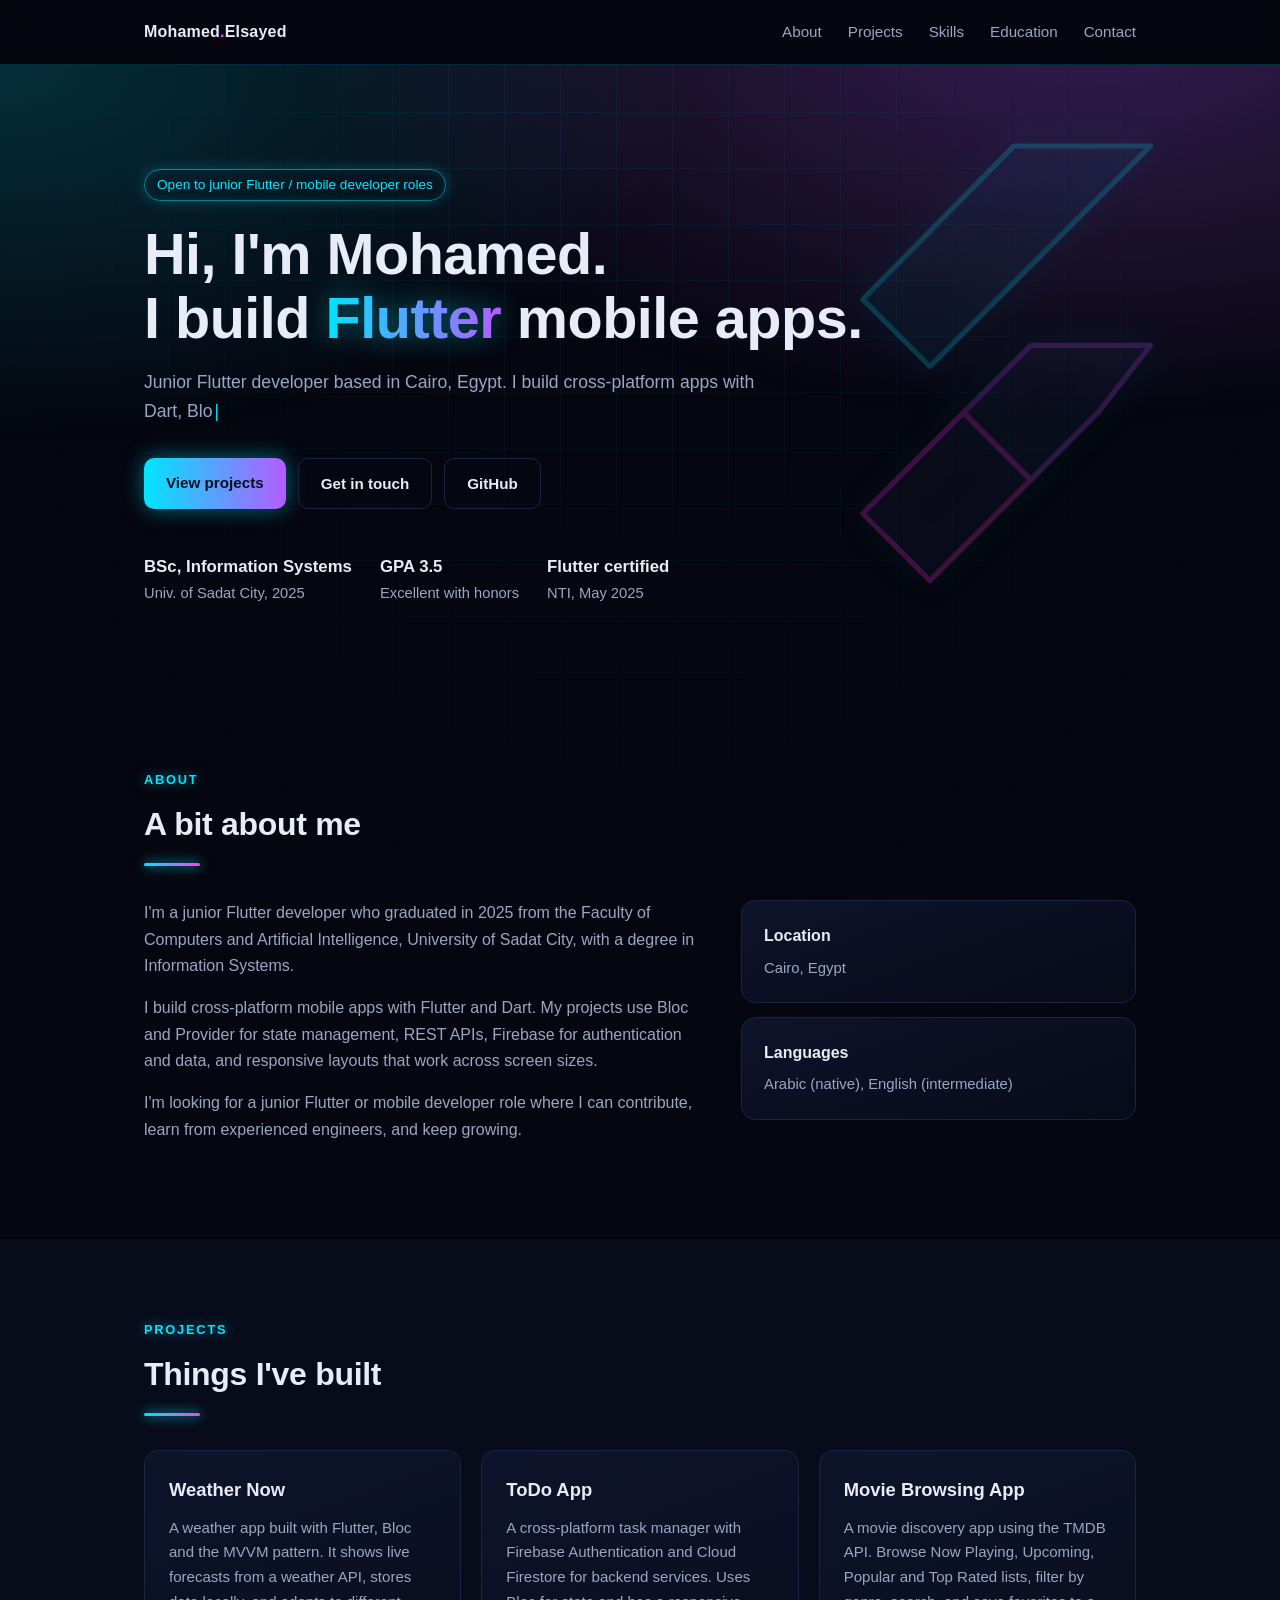
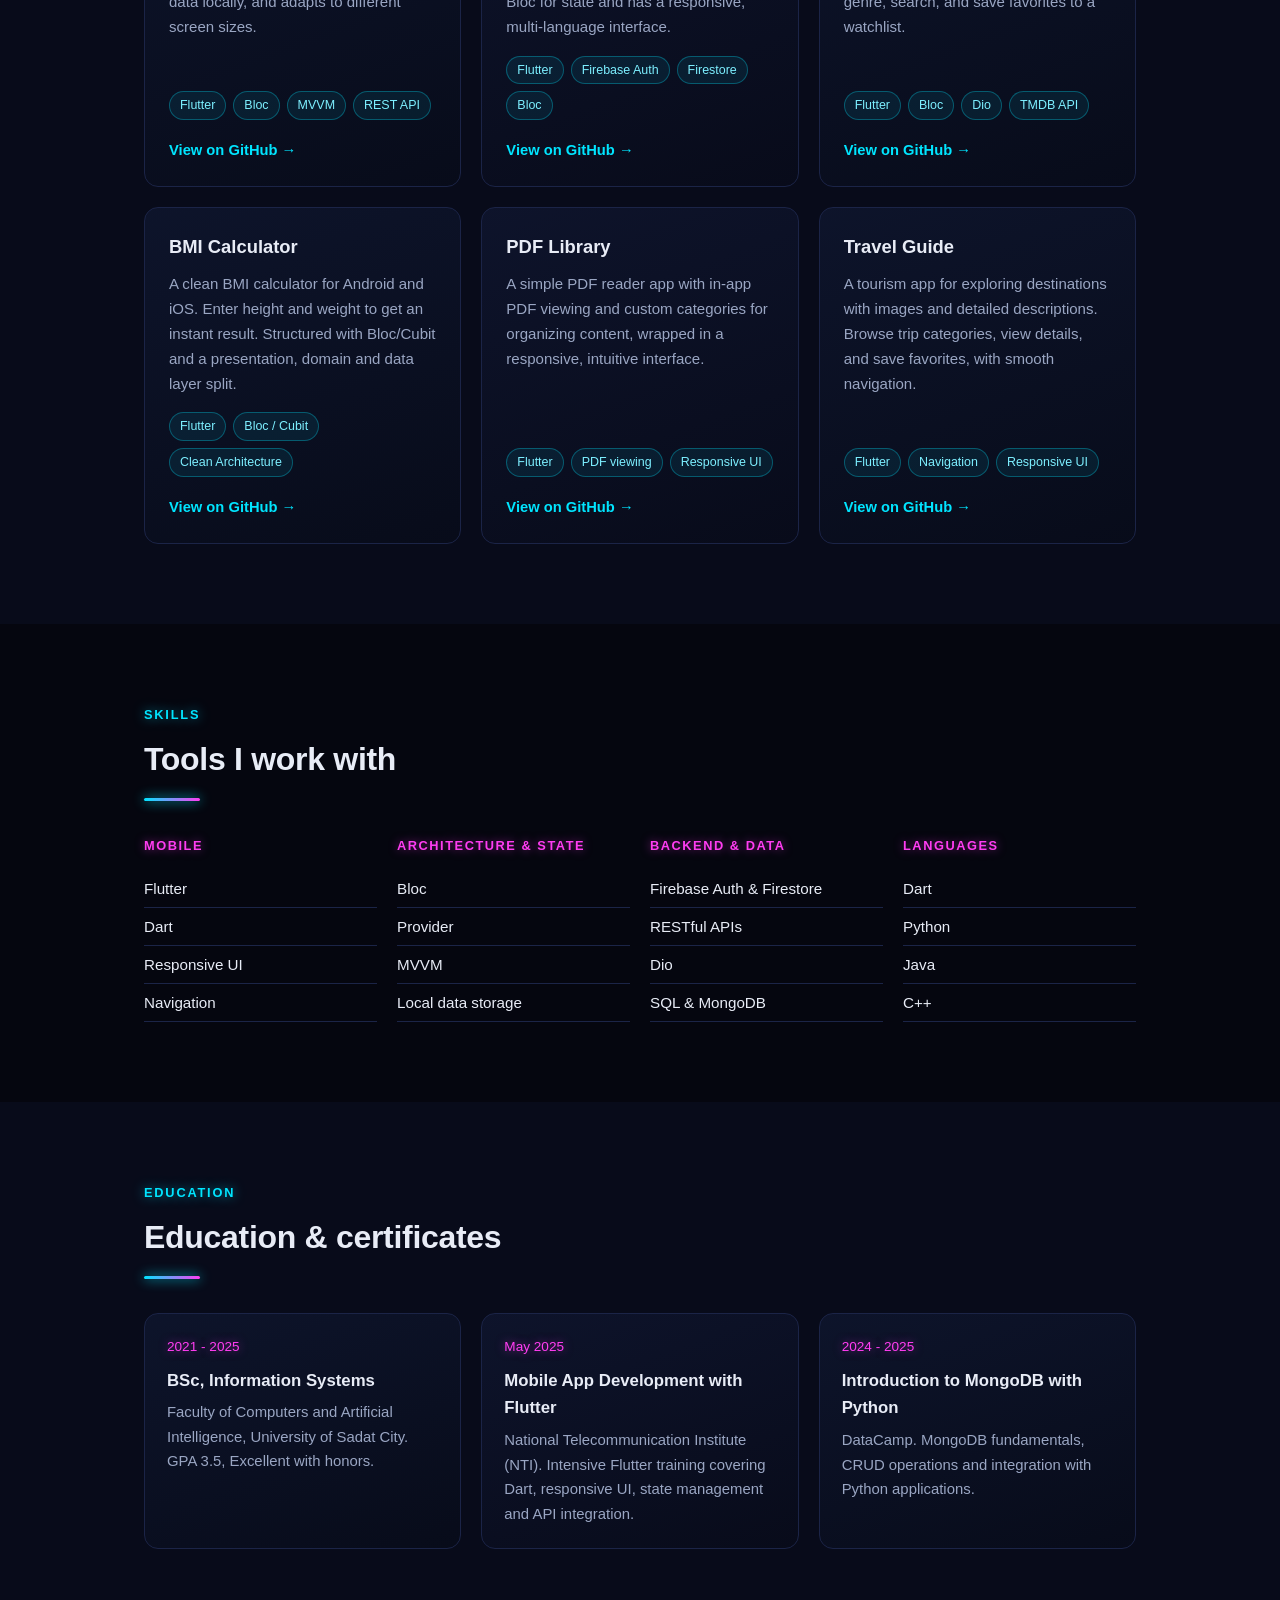
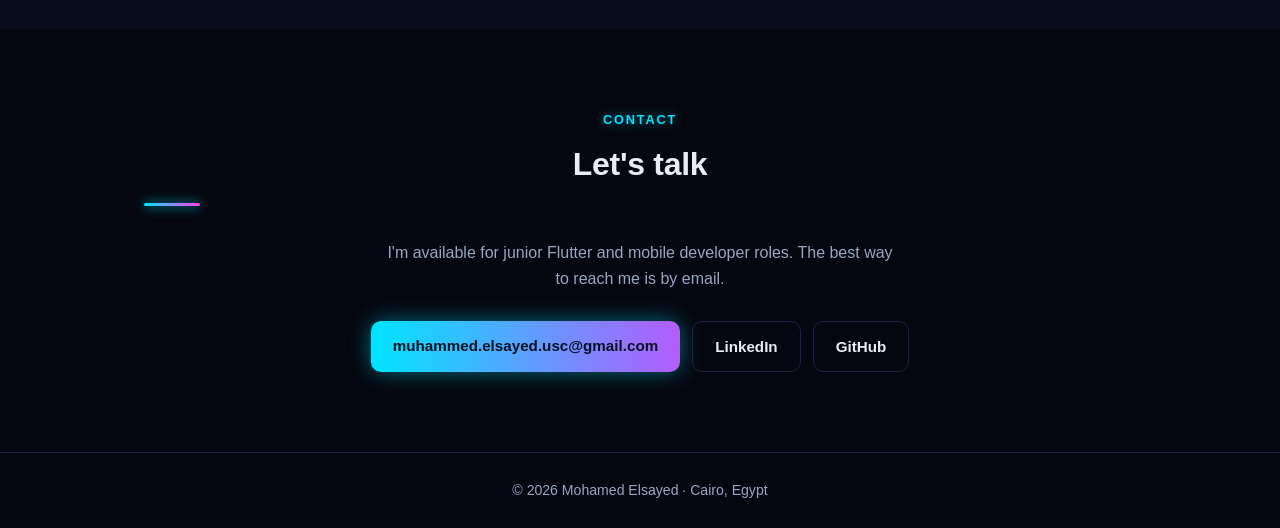
<file: 2-index.html>
<!DOCTYPE html>
<html lang="en">
<head>
<meta charset="UTF-8">
<meta name="viewport" content="width=device-width, initial-scale=1">
<title>Mohamed Elsayed | Junior Flutter Developer</title>
<meta name="description" content="Mohamed Elsayed is a junior Flutter developer in Cairo, Egypt, building cross-platform mobile apps with Flutter, Dart, Bloc and Firebase.">
<meta property="og:title" content="Mohamed Elsayed | Junior Flutter Developer">
<meta property="og:description" content="Cross-platform mobile apps with Flutter, Dart, Bloc and Firebase.">
<meta name="theme-color" content="#05060f">
<meta name="color-scheme" content="dark">
<meta name="author" content="Mohamed Elsayed">
<link rel="canonical" href="https://mo123elsayed.github.io/my-portofolio/">
<link rel="icon" href="data:image/svg+xml,%3Csvg xmlns='http://www.w3.org/2000/svg' viewBox='0 0 64 64'%3E%3Crect width='64' height='64' rx='14' fill='%2305060f'/%3E%3Cpath d='M36 10h18L28 36l-9-9z' fill='%2300e5ff'/%3E%3Cpath d='M54 32H38l-8 8 8 8z' fill='%23b45cff'/%3E%3Cpath d='M30 40l8 8-12 12-9-9z' fill='%23ff3df2'/%3E%3C/svg%3E">
<meta property="og:type" content="website">
<meta property="og:url" content="https://mo123elsayed.github.io/my-portofolio/">
<meta property="og:site_name" content="Mohamed Elsayed">
<meta name="twitter:card" content="summary">
<meta name="twitter:title" content="Mohamed Elsayed | Junior Flutter Developer">
<meta name="twitter:description" content="Cross-platform mobile apps with Flutter, Dart, Bloc and Firebase.">
<script type="application/ld+json">{"@context":"https://schema.org","@type":"Person","name":"Mohamed Elsayed","jobTitle":"Junior Flutter Developer","email":"mailto:muhammed.elsayed.usc@gmail.com","url":"https://mo123elsayed.github.io/my-portofolio/","address":{"@type":"PostalAddress","addressLocality":"Cairo","addressCountry":"EG"},"alumniOf":"University of Sadat City","sameAs":["https://github.com/Mo123elsayed","https://www.linkedin.com/in/muhammedelsayed-dev"],"knowsAbout":["Flutter","Dart","Bloc","Firebase","REST APIs"]}</script>
<noscript><style>.reveal{opacity:1!important;transform:none!important}</style></noscript>
<style>
:root{--bg:#0b1020;--bg2:#10172b;--card:#141c33;--line:#222c48;--text:#e8ecf6;--muted:#9aa6c3;--accent:#4cc3ff;--accent2:#7c8cff}
*{box-sizing:border-box;margin:0;padding:0}
html{scroll-behavior:smooth}
body{font-family:-apple-system,BlinkMacSystemFont,"Segoe UI",Roboto,Helvetica,Arial,sans-serif;background:var(--bg);color:var(--text);line-height:1.65;-webkit-font-smoothing:antialiased}
a{color:inherit;text-decoration:none}
.wrap{max-width:1040px;margin:0 auto;padding:0 24px}
header{position:sticky;top:0;z-index:10;background:rgba(11,16,32,.85);backdrop-filter:blur(10px);border-bottom:1px solid var(--line)}
nav{display:flex;justify-content:space-between;align-items:center;height:64px}
.logo{font-weight:700;letter-spacing:.2px}
.logo span{color:var(--accent)}
nav ul{display:flex;gap:26px;list-style:none;font-size:.95rem;color:var(--muted)}
nav ul a:hover{color:var(--text)}
.hero{padding:96px 0 80px;background:radial-gradient(900px 400px at 85% -10%,rgba(124,140,255,.18),transparent),radial-gradient(700px 360px at 0% 0%,rgba(76,195,255,.12),transparent)}
.tag{display:inline-block;font-size:.85rem;color:var(--accent);border:1px solid rgba(76,195,255,.35);padding:4px 12px;border-radius:999px;margin-bottom:22px}
h1{font-size:clamp(2.2rem,5.5vw,3.6rem);line-height:1.1;margin-bottom:18px;letter-spacing:-.5px}
h1 em{font-style:normal;background:linear-gradient(90deg,var(--accent),var(--accent2));-webkit-background-clip:text;background-clip:text;color:transparent}
.lead{max-width:620px;color:var(--muted);font-size:1.1rem;margin-bottom:32px}
.btns{display:flex;flex-wrap:wrap;gap:12px}
.btn{padding:12px 22px;border-radius:10px;font-weight:600;font-size:.95rem;border:1px solid var(--line);transition:.2s}
.btn.primary{background:linear-gradient(90deg,var(--accent),var(--accent2));color:#06101f;border:none}
.btn:hover{transform:translateY(-2px);border-color:var(--accent)}
.facts{display:flex;flex-wrap:wrap;gap:28px;margin-top:44px;color:var(--muted);font-size:.92rem}
.facts b{display:block;color:var(--text);font-size:1.05rem}
section{padding:76px 0}
section.alt{background:var(--bg2)}
.eyebrow{color:var(--accent);font-size:.8rem;letter-spacing:.14em;text-transform:uppercase;font-weight:600;margin-bottom:8px}
h2{font-size:2rem;margin-bottom:34px;letter-spacing:-.3px}
.about{display:grid;grid-template-columns:1.4fr 1fr;gap:44px}
.about p{color:var(--muted);margin-bottom:16px}
.panel{background:var(--card);border:1px solid var(--line);border-radius:14px;padding:22px}
.panel h3{font-size:1rem;margin-bottom:6px}
.panel p{margin:0;font-size:.93rem}
.panel+.panel{margin-top:14px}
.grid{display:grid;grid-template-columns:repeat(auto-fill,minmax(300px,1fr));gap:20px}
.card{display:flex;flex-direction:column;background:var(--card);border:1px solid var(--line);border-radius:14px;padding:24px;transition:.2s}
.card:hover{transform:translateY(-4px);border-color:rgba(76,195,255,.5)}
.card h3{font-size:1.15rem;margin-bottom:10px}
.card p{color:var(--muted);font-size:.94rem;flex:1;margin-bottom:16px}
.chips{display:flex;flex-wrap:wrap;gap:7px;margin-bottom:18px}
.chip{font-size:.78rem;padding:3px 10px;border-radius:999px;background:rgba(124,140,255,.12);color:#b9c2ff;border:1px solid rgba(124,140,255,.25)}
.card a.src{color:var(--accent);font-weight:600;font-size:.92rem}
.skills{display:grid;grid-template-columns:repeat(auto-fit,minmax(220px,1fr));gap:20px}
.skills h3{font-size:.8rem;letter-spacing:.12em;text-transform:uppercase;color:var(--accent);margin-bottom:14px}
.skills ul{list-style:none}
.skills li{padding:6px 0;border-bottom:1px solid var(--line);color:var(--text);font-size:.95rem}
.timeline{display:grid;grid-template-columns:1fr 1fr;gap:20px}
.timeline .panel{margin:0}.timeline .panel h3{font-size:1.05rem}
.timeline .meta{color:var(--accent);font-size:.85rem;margin-bottom:8px}
.timeline p{color:var(--muted);font-size:.93rem}
.contact{text-align:center}
.contact p{color:var(--muted);max-width:520px;margin:0 auto 28px}
.contact .btns{justify-content:center}
footer{border-top:1px solid var(--line);padding:26px 0;text-align:center;color:var(--muted);font-size:.88rem}
@media(max-width:760px){nav ul{gap:14px;font-size:.85rem}.about,.timeline{grid-template-columns:1fr}.hero{padding:64px 0 52px}section{padding:56px 0}.logo{display:none}nav{justify-content:center}}

:root{--bg:#05060f;--bg2:#080b1a;--card:#0b1024;--line:#1b2447;--accent:#00e5ff;--accent2:#b45cff;--pink:#ff3df2}
body{background:var(--bg)}
body::before{content:"";position:fixed;inset:0;z-index:-1;background-image:linear-gradient(rgba(0,229,255,.05) 1px,transparent 1px),linear-gradient(90deg,rgba(0,229,255,.05) 1px,transparent 1px);background-size:56px 56px;-webkit-mask-image:radial-gradient(ellipse at 50% 20%,#000 20%,transparent 75%);mask-image:radial-gradient(ellipse at 50% 20%,#000 20%,transparent 75%);animation:grid 14s linear infinite}
@keyframes grid{to{background-position:0 56px,56px 0}}
header{background:rgba(5,6,15,.8);border-bottom:1px solid rgba(0,229,255,.18)}
.logo span{color:var(--pink);text-shadow:0 0 10px var(--pink)}
nav ul a{transition:.2s}nav ul a:hover{color:var(--accent);text-shadow:0 0 10px rgba(0,229,255,.7)}
.hero{background:radial-gradient(800px 420px at 85% -10%,rgba(180,92,255,.28),transparent),radial-gradient(700px 380px at 0% 0%,rgba(0,229,255,.18),transparent)}
.tag{box-shadow:0 0 14px rgba(0,229,255,.25),inset 0 0 10px rgba(0,229,255,.1);border-color:rgba(0,229,255,.5);animation:pulse 3s ease-in-out infinite}
@keyframes pulse{50%{box-shadow:0 0 24px rgba(0,229,255,.5),inset 0 0 12px rgba(0,229,255,.2)}}
h1 em{background:linear-gradient(90deg,var(--accent),var(--accent2),var(--pink),var(--accent));background-size:300% 100%;-webkit-background-clip:text;background-clip:text;color:transparent;animation:flow 6s linear infinite;filter:drop-shadow(0 0 14px rgba(0,229,255,.45))}
@keyframes flow{to{background-position:300% 0}}
.cursor::after{content:"|";color:var(--accent);margin-left:2px;animation:blink 1s steps(1) infinite}
@keyframes blink{50%{opacity:0}}
.btn.primary{background:linear-gradient(90deg,var(--accent),var(--accent2));box-shadow:0 0 22px rgba(0,229,255,.45)}
.btn.primary:hover{box-shadow:0 0 34px rgba(180,92,255,.7)}
.btn:hover{border-color:var(--accent);box-shadow:0 0 18px rgba(0,229,255,.35)}
section.alt{background:var(--bg2)}
.eyebrow{color:var(--accent);text-shadow:0 0 12px rgba(0,229,255,.6)}
h2::after{content:"";display:block;width:56px;height:3px;margin-top:12px;border-radius:3px;background:linear-gradient(90deg,var(--accent),var(--pink));box-shadow:0 0 12px var(--accent)}
.card,.panel{background:linear-gradient(160deg,rgba(14,20,44,.95),rgba(8,11,26,.95))}
.card:hover{border-color:var(--accent);box-shadow:0 0 0 1px rgba(0,229,255,.4),0 10px 40px rgba(0,229,255,.18),0 0 60px rgba(180,92,255,.12)}
.chip{background:rgba(0,229,255,.08);color:#7defff;border-color:rgba(0,229,255,.3)}
.card a.src{color:var(--accent)}.card a.src:hover{text-shadow:0 0 10px var(--accent)}
.skills li{transition:.2s}.skills li:hover{color:var(--accent);padding-left:8px;text-shadow:0 0 10px rgba(0,229,255,.6)}
.skills h3,.timeline .meta{color:var(--pink);text-shadow:0 0 10px rgba(255,61,242,.5)}
.panel:hover{border-color:rgba(255,61,242,.45)}
.reveal{opacity:0;transform:translateY(26px);transition:opacity .7s ease,transform .7s ease}
.reveal.in{opacity:1;transform:none}
.grid .reveal:nth-child(2),.skills .reveal:nth-child(2){transition-delay:.08s}.grid .reveal:nth-child(3),.skills .reveal:nth-child(3){transition-delay:.16s}.grid .reveal:nth-child(4),.skills .reveal:nth-child(4){transition-delay:.24s}.grid .reveal:nth-child(5){transition-delay:.32s}.grid .reveal:nth-child(6){transition-delay:.4s}
@media(prefers-reduced-motion:reduce){*{animation:none!important;transition:none!important}.reveal{opacity:1;transform:none}}

.hero{position:relative;overflow:hidden}
.hero .wrap{position:relative;z-index:1}
.fl{position:absolute;right:6%;top:50%;width:min(420px,60vw);height:auto;transform:translateY(-50%);opacity:.22;pointer-events:none;animation:float 9s ease-in-out infinite;filter:drop-shadow(0 0 18px rgba(0,229,255,.6))}
.fl svg{width:100%;height:auto;display:block;overflow:visible}
.fl polygon{stroke-width:2.5}
.fl-a polygon{stroke:#00e5ff;fill:rgba(0,229,255,.12)}
.fl-b polygon{stroke:#b45cff;fill:rgba(180,92,255,.14)}
.fl-c polygon{stroke:#ff3df2;fill:rgba(255,61,242,.12)}
.fl-a{animation:drift 7s ease-in-out infinite}.fl-b{animation:drift 7s ease-in-out -2.3s infinite}.fl-c{animation:drift 7s ease-in-out -4.6s infinite}
@keyframes float{50%{transform:translateY(-54%) rotate(4deg)}}
@keyframes drift{50%{transform:translate(6px,-8px)}}
@media(max-width:760px){.fl{right:-12%;opacity:.14}}

.skip{position:absolute;left:-999px;top:8px;z-index:100;background:var(--accent);color:#04101a;padding:10px 16px;border-radius:8px;font-weight:700}
.skip:focus{left:8px}
a:focus-visible,.btn:focus-visible{outline:2px solid var(--accent);outline-offset:3px;border-radius:8px}
section[id]{scroll-margin-top:72px}
.timeline{grid-template-columns:repeat(auto-fit,minmax(260px,1fr))}
.hero{padding:clamp(56px,9vw,104px) 0 clamp(48px,7vw,84px)}
section{padding:clamp(48px,7vw,80px) 0}
.wrap{padding:0 clamp(16px,4vw,24px)}
@media(max-width:980px){.grid{grid-template-columns:repeat(2,1fr)}.about{gap:28px}.fl{right:-4%;opacity:.16}}
@media(max-width:760px){.grid{grid-template-columns:1fr}.btn{padding:12px 18px}.facts{gap:18px 28px}}
@media(max-width:380px){nav ul{gap:10px;font-size:.78rem}h1{font-size:1.95rem}.btns .btn{flex:1 1 100%;text-align:center}}
@media(min-width:1500px){.wrap{max-width:1160px}}
</style>
</head>
<body>
<a class="skip" href="#main">Skip to content</a>
<header><div class="wrap"><nav aria-label="Primary">
<a class="logo" href="#top">Mohamed<span>.</span>Elsayed</a>
<ul><li><a href="#about">About</a></li><li><a href="#projects">Projects</a></li><li><a href="#skills">Skills</a></li><li><a href="#education">Education</a></li><li><a href="#contact">Contact</a></li></ul>
</nav></div></header>

<main id="main"><span id="top"></span>
<div class="hero"><div class="fl" aria-hidden="true"><svg viewBox="0 0 200 240" fill="none" stroke-linejoin="round"><g class="fl-a"><polygon points="110,10 175,10 70,115 38,83"/></g><g class="fl-b"><polygon points="175,105 118,105 86,137 118,169 150,137"/></g><g class="fl-c"><polygon points="86,137 118,169 70,217 38,185"/></g></svg></div><div class="wrap">
<span class="tag reveal in">Open to junior Flutter / mobile developer roles</span>
<h1 id="h-top">Hi, I'm Mohamed.<br>I build <em>Flutter</em> mobile apps.</h1>
<p class="lead" id="typed" data-text="Junior Flutter developer based in Cairo, Egypt. I build cross-platform apps with Dart, Bloc and Firebase, with a focus on clean code and responsive interfaces.">Junior Flutter developer based in Cairo, Egypt. I build cross-platform apps with Dart, Bloc and Firebase, with a focus on clean code and responsive interfaces.</p>
<div class="btns">
<a class="btn primary" href="#projects">View projects</a>
<a class="btn" href="mailto:muhammed.elsayed.usc@gmail.com">Get in touch</a>
<a class="btn" href="https://github.com/Mo123elsayed" target="_blank" rel="noopener">GitHub</a>
</div>
<div class="facts reveal">
<div><b>BSc, Information Systems</b>Univ. of Sadat City, 2025</div>
<div><b>GPA 3.5</b>Excellent with honors</div>
<div><b>Flutter certified</b>NTI, May 2025</div>
</div>
</div></div>

<section aria-labelledby="h-about" id="about"><div class="wrap">
<div class="eyebrow">About</div><h2 id="h-about">A bit about me</h2>
<div class="about reveal">
<div>
<p>I'm a junior Flutter developer who graduated in 2025 from the Faculty of Computers and Artificial Intelligence, University of Sadat City, with a degree in Information Systems.</p>
<p>I build cross-platform mobile apps with Flutter and Dart. My projects use Bloc and Provider for state management, REST APIs, Firebase for authentication and data, and responsive layouts that work across screen sizes.</p>
<p>I'm looking for a junior Flutter or mobile developer role where I can contribute, learn from experienced engineers, and keep growing.</p>
</div>
<div>
<div class="panel reveal"><h3>Location</h3><p>Cairo, Egypt</p></div>
<div class="panel reveal"><h3>Languages</h3><p>Arabic (native), English (intermediate)</p></div>
</div>
</div>
</div></section>

<section aria-labelledby="h-projects" id="projects" class="alt"><div class="wrap">
<div class="eyebrow">Projects</div><h2 id="h-projects">Things I've built</h2>
<div class="grid">
<article class="card reveal"><h3>Weather Now</h3><p>A weather app built with Flutter, Bloc and the MVVM pattern. It shows live forecasts from a weather API, stores data locally, and adapts to different screen sizes.</p><div class="chips"><span class="chip">Flutter</span><span class="chip">Bloc</span><span class="chip">MVVM</span><span class="chip">REST API</span></div><a class="src" href="https://github.com/Mo123elsayed/weather_now" target="_blank" rel="noopener">View on GitHub &rarr;</a></article>
<article class="card reveal"><h3>ToDo App</h3><p>A cross-platform task manager with Firebase Authentication and Cloud Firestore for backend services. Uses Bloc for state and has a responsive, multi-language interface.</p><div class="chips"><span class="chip">Flutter</span><span class="chip">Firebase Auth</span><span class="chip">Firestore</span><span class="chip">Bloc</span></div><a class="src" href="https://github.com/Mo123elsayed/ToDo_app" target="_blank" rel="noopener">View on GitHub &rarr;</a></article>
<article class="card reveal"><h3>Movie Browsing App</h3><p>A movie discovery app using the TMDB API. Browse Now Playing, Upcoming, Popular and Top Rated lists, filter by genre, search, and save favorites to a watchlist.</p><div class="chips"><span class="chip">Flutter</span><span class="chip">Bloc</span><span class="chip">Dio</span><span class="chip">TMDB API</span></div><a class="src" href="https://github.com/Mo123elsayed/movies_app" target="_blank" rel="noopener">View on GitHub &rarr;</a></article>
<article class="card reveal"><h3>BMI Calculator</h3><p>A clean BMI calculator for Android and iOS. Enter height and weight to get an instant result. Structured with Bloc/Cubit and a presentation, domain and data layer split.</p><div class="chips"><span class="chip">Flutter</span><span class="chip">Bloc / Cubit</span><span class="chip">Clean Architecture</span></div><a class="src" href="https://github.com/Mo123elsayed/BMI-simple-App" target="_blank" rel="noopener">View on GitHub &rarr;</a></article>
<article class="card reveal"><h3>PDF Library</h3><p>A simple PDF reader app with in-app PDF viewing and custom categories for organizing content, wrapped in a responsive, intuitive interface.</p><div class="chips"><span class="chip">Flutter</span><span class="chip">PDF viewing</span><span class="chip">Responsive UI</span></div><a class="src" href="https://github.com/Mo123elsayed/library_app" target="_blank" rel="noopener">View on GitHub &rarr;</a></article>
<article class="card reveal"><h3>Travel Guide</h3><p>A tourism app for exploring destinations with images and detailed descriptions. Browse trip categories, view details, and save favorites, with smooth navigation.</p><div class="chips"><span class="chip">Flutter</span><span class="chip">Navigation</span><span class="chip">Responsive UI</span></div><a class="src" href="https://github.com/Mo123elsayed/Travel-app" target="_blank" rel="noopener">View on GitHub &rarr;</a></article>
</div>
</div></section>

<section aria-labelledby="h-skills" id="skills"><div class="wrap">
<div class="eyebrow">Skills</div><h2 id="h-skills">Tools I work with</h2>
<div class="skills">
<div class="reveal"><h3>Mobile</h3><ul><li>Flutter</li><li>Dart</li><li>Responsive UI</li><li>Navigation</li></ul></div>
<div class="reveal"><h3>Architecture &amp; State</h3><ul><li>Bloc</li><li>Provider</li><li>MVVM</li><li>Local data storage</li></ul></div>
<div class="reveal"><h3>Backend &amp; Data</h3><ul><li>Firebase Auth &amp; Firestore</li><li>RESTful APIs</li><li>Dio</li><li>SQL &amp; MongoDB</li></ul></div>
<div class="reveal"><h3>Languages</h3><ul><li>Dart</li><li>Python</li><li>Java</li><li>C++</li></ul></div>
</div>
</div></section>

<section aria-labelledby="h-education" id="education" class="alt"><div class="wrap">
<div class="eyebrow">Education</div><h2 id="h-education">Education &amp; certificates</h2>
<div class="timeline">
<div class="panel reveal"><div class="meta">2021 - 2025</div><h3>BSc, Information Systems</h3><p>Faculty of Computers and Artificial Intelligence, University of Sadat City. GPA 3.5, Excellent with honors.</p></div>
<div class="panel reveal"><div class="meta">May 2025</div><h3>Mobile App Development with Flutter</h3><p>National Telecommunication Institute (NTI). Intensive Flutter training covering Dart, responsive UI, state management and API integration.</p></div>
<div class="panel reveal"><div class="meta">2024 - 2025</div><h3>Introduction to MongoDB with Python</h3><p>DataCamp. MongoDB fundamentals, CRUD operations and integration with Python applications.</p></div>
</div>
</div></section>

<section aria-labelledby="h-contact" id="contact" class="contact"><div class="wrap">
<div class="eyebrow">Contact</div><h2 id="h-contact">Let's talk</h2>
<p>I'm available for junior Flutter and mobile developer roles. The best way to reach me is by email.</p>
<div class="btns">
<a class="btn primary" href="mailto:muhammed.elsayed.usc@gmail.com">muhammed.elsayed.usc@gmail.com</a>
<a class="btn" href="https://www.linkedin.com/in/muhammedelsayed-dev" target="_blank" rel="noopener">LinkedIn</a>
<a class="btn" href="https://github.com/Mo123elsayed" target="_blank" rel="noopener">GitHub</a>
</div>
</div></section>
</main>
<footer><div class="wrap">&copy; 2026 Mohamed Elsayed &middot; Cairo, Egypt</div></footer>
<script>
(function(){
var rm=window.matchMedia('(prefers-reduced-motion: reduce)').matches;
var t=document.getElementById('typed');
if(t&&!rm){var full=t.dataset.text;t.setAttribute('aria-label',full);t.textContent='';t.classList.add('cursor');var i=0;(function k(){if(i<=full.length){t.textContent=full.slice(0,i++);setTimeout(k,16)}else{setTimeout(function(){t.classList.remove('cursor')},1500)}})()}
var els=document.querySelectorAll('.reveal');
if('IntersectionObserver' in window&&!rm){var o=new IntersectionObserver(function(e){e.forEach(function(x){if(x.isIntersecting){x.target.classList.add('in');o.unobserve(x.target)}})},{threshold:.12});els.forEach(function(el){o.observe(el)})}else{els.forEach(function(el){el.classList.add('in')})}
})();
</script>
</body>
</html>
</file>
